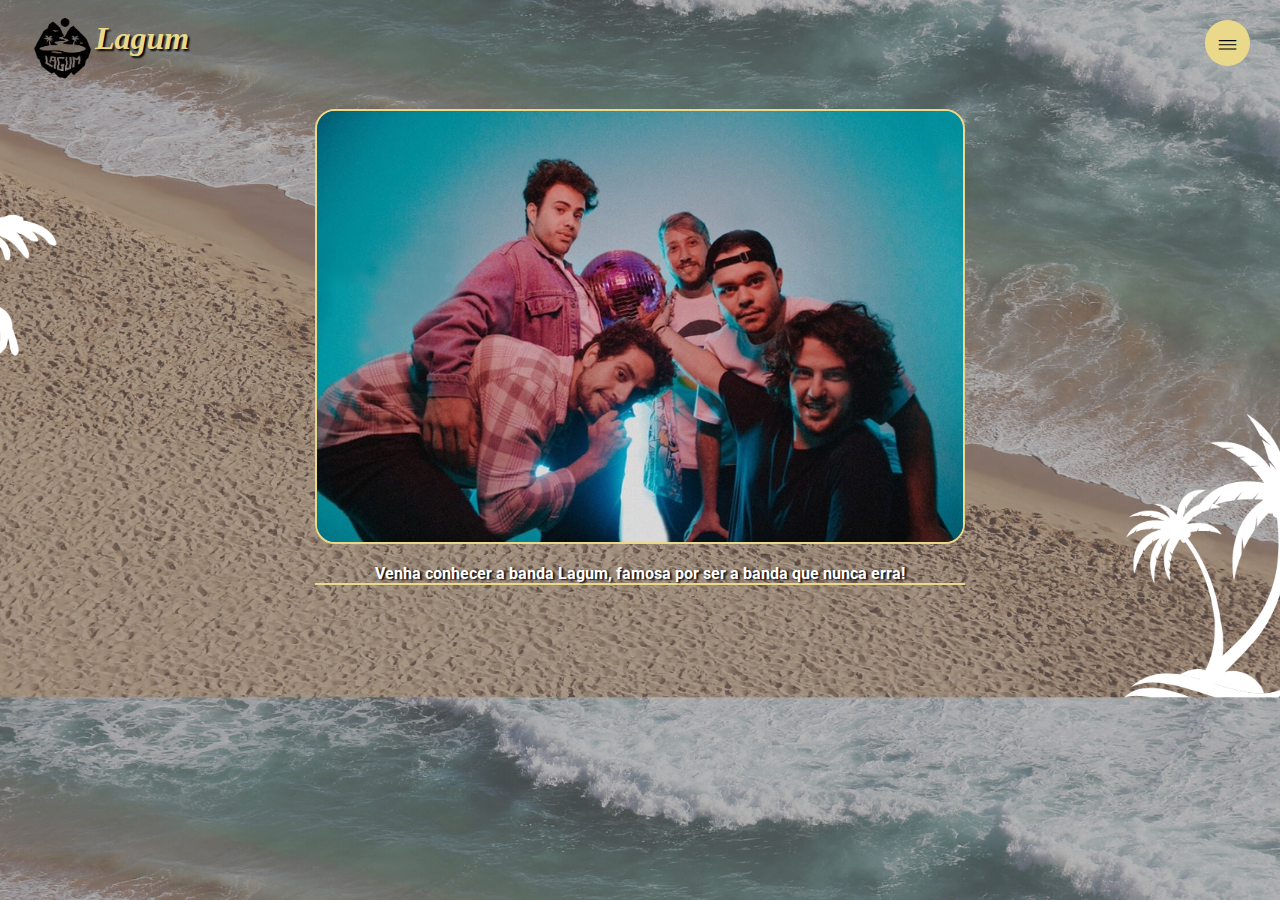
<file: index.html>
<!DOCTYPE html>
<html lang="pt-br">
<head>
    <meta charset="UTF-8">
    <meta http-equiv="X-UA-Compatible" content="IE=edge">
    <meta name="viewport" content="width=device-width, initial-scale=1.0">
    <title>Pagina principal</title>
    <link rel="shortcut icon" href="./src/img/icone.ico" type="image/x-icon">
    <link rel="stylesheet" href="./src/css/reset.css">
    <link rel="stylesheet" href="./src/css/index.css">
    <link rel="stylesheet" href="./src/css/responsive.css">
   
</head>

<body class="corpo">

   <div class="modal">
        <section class="secLateral">
                <button class="fecharModal">x</button>
                <ul class="menu">
                    <li><a href="./index.html">Pagina Inicial</a></li>
                    <li><a href="./sobre.html">Sobre</a></li>
                    <li><a href="./musicas.html">Músicas</a></li>
                </ul>
        </section>
    </div> 

    <header class="cabecalho">
        <div class="logo">
            <img class="ilha" src="./src/img/iconeILha.png" alt="Símbolo da banda Lagum">
            <h1 style="font-family: 'Permanent Marker', cursive">Lagum</h1>
        </div>
        <button class="botaoModal" style="font-family: 'Noto Serif TC', serif;">≡</button>
    </header>

    <main class="conteudoPrincipal">
        <div>
            <img class="banda" src="./src/img/banda1.jpg"alt="Foto da banda unida">
            <P class="textoApresentacao">Venha conhecer a banda Lagum, famosa por ser a banda que nunca erra!</P>
          </div>
    </main>
    <script src="./src/js/modal.js"></script>
</body>

</html>
</file>
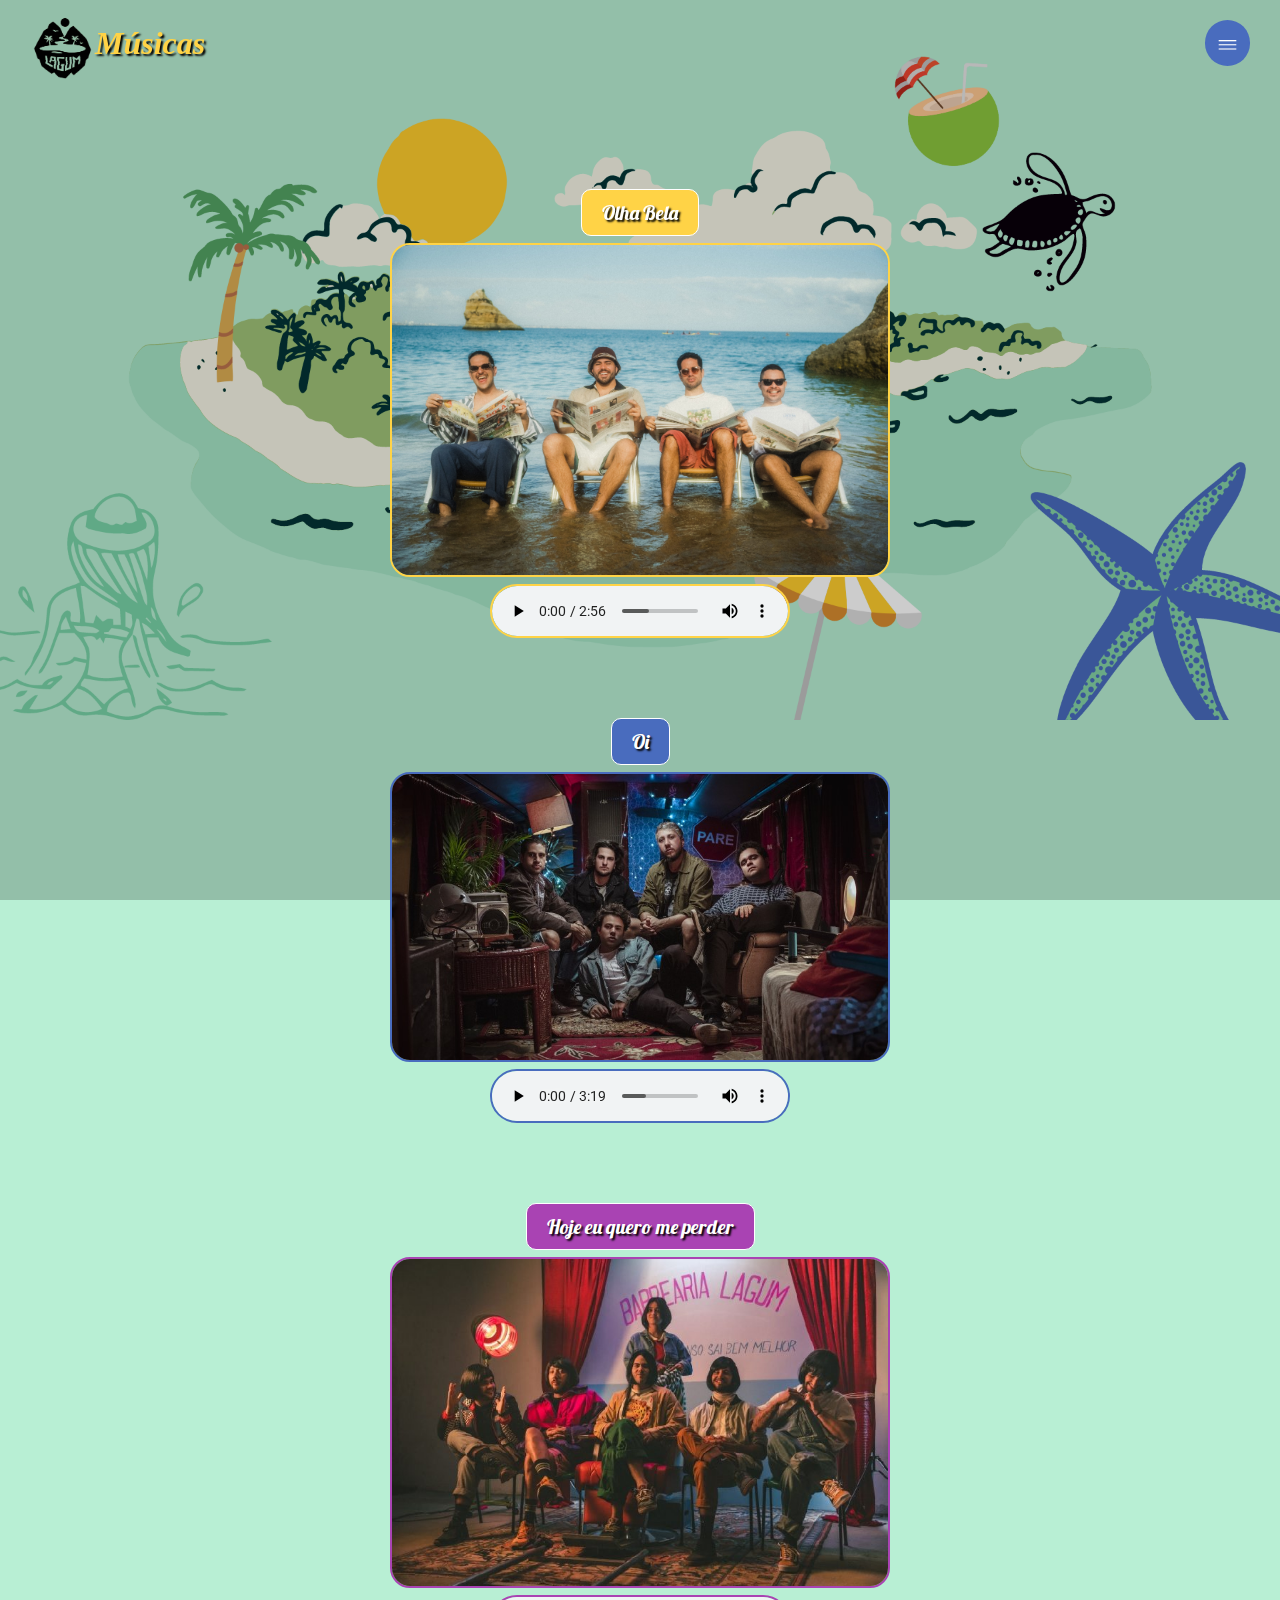
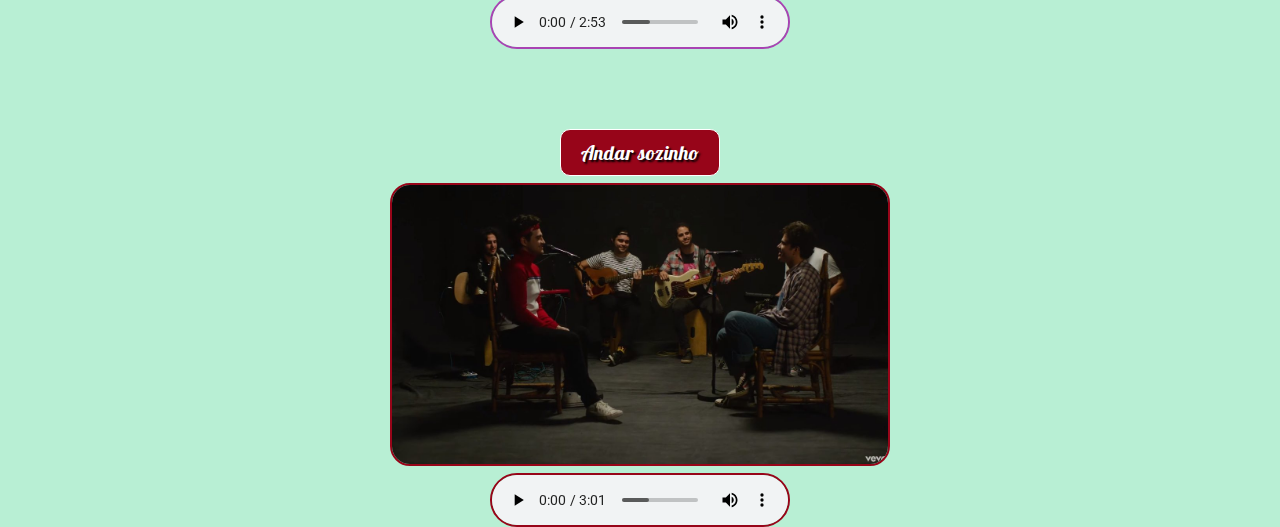
<file: musicas.html>
<!DOCTYPE html>
<html lang="pt-br">
<head>
    <meta charset="UTF-8">
    <meta http-equiv="X-UA-Compatible" content="IE=edge">
    <meta name="viewport" content="width=device-width, initial-scale=1.0">
    <title>Músicas</title>
    <link rel="shortcut icon" href="./src/img/icone.ico" type="image/x-icon">
    <link rel="stylesheet" href="./src/css/reset.css">
    <link rel="stylesheet" href="./src/css/musicas.css">
    <link rel="stylesheet" href="./src/css/responsive3.css">
</head>

<body class="corpo">

    <div class="back">
     <img src="./src/img/paginaMusicas.png" alt="Plano de fundo">
    </div>

    <div class="modal">
        <section class="secLateral">
            <button class="fecharModal">x</button>
            <ul class="menu">
                <li><a href="./index.html">Pagina Inicial</a></li>
                <li><a href="./sobre.html">Sobre</a></li>
                <li><a href="./musicas.html">Músicas</a></li>
            </ul>
        </section>
    </div>

    
    <header class="cabecalho">
        <div class="logo">
            <img class="ilha" src="./src/img/iconeILha.png" alt="Símbolo da banda">
            <h1 style="font-family: 'Permanent Marker', cursive">Músicas</h1>
        </div>
        <button class="botaoModal" style="font-family: 'Noto Serif TC', serif;">≡</button>
    </header>

    <main class="conteudo">
        <div class="olhaBela">
            <p>Olha Bela</p>
            <img class="fotoMusica" src="./src/img/olhaBela.jpg" alt="Foto ilustrativa da música 'Olha bela'">
            <audio controls controlslist="nodownload" >
            <source src="./src/audio/Lagum - Olha Bela.mp3" type="audio/mpeg">
            </audio>
        </div>
        <div class="oi">
            <p>Oi</p>
            <img class="fotoMusica" src="./src/img/oi.jpg" alt="Foto ilustrativa da música 'oi'">
            <audio controls controlslist="nodownload">
            <source src="./src/audio/Lagum - Oi.mp3" type="audio/mpeg">
            </audio>
        </div>
        <div class="hojeEuQueroMePerder">
            <p>Hoje eu quero me perder</p>
            <img class="fotoMusica" src="./src/img/hojeEuQueroMePerder.jpg" alt="Foto ilustrativa da música 'Hoje eu quero me perder'">
            <audio controls controlslist="nodownload">
            <source src="./src/audio/Lagum - Hoje Eu Quero Me Perder.mp3" type="audio/mpeg">
            </audio>
        </div>
        <div class="andarSozinho">
            <p>Andar sozinho</p>
            <img class="fotoMusica" src="./src/img/andarSozinho].jpg" alt="Foto ilustrativa da música 'Andar sozinho'">
            <audio controls controlslist="nodownload">
            <source src="./src/audio/Lagum - Andar Sozinho.mp3" type="audio/mpeg">
            </audio>
        </div>
    </main>
    <script src="./src/js/modal.js"></script>
</body>

</html>
</file>
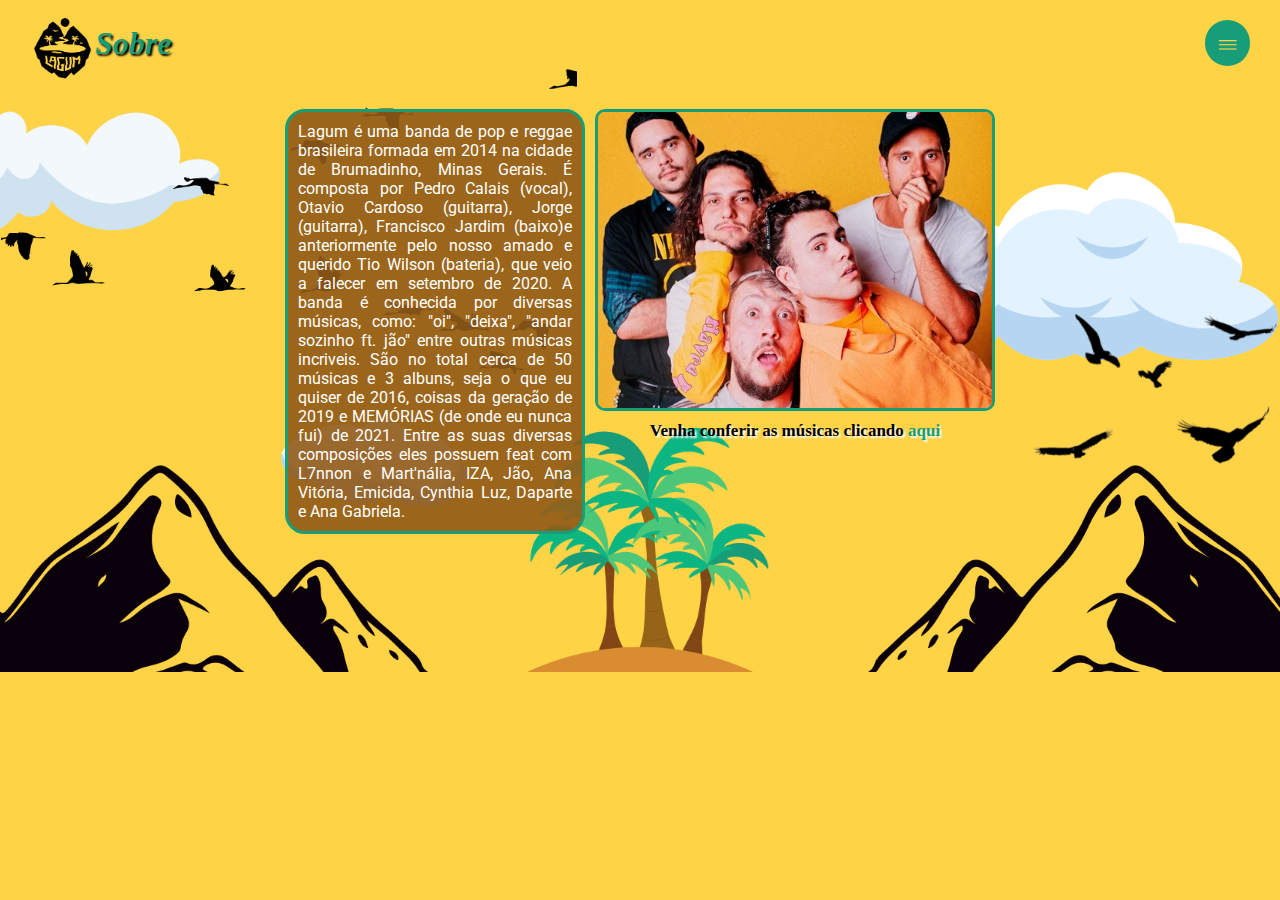
<file: sobre.html>
<!DOCTYPE html>
<html lang="pt-br">
<head>
    <meta charset="UTF-8">
    <meta http-equiv="X-UA-Compatible" content="IE=edge">
    <meta name="viewport" content="width=device-width, initial-scale=1.0">
    <title>Sobre</title>
    <link rel="shortcut icon" href="./src/img/icone.ico" type="image/x-icon">
    <link rel="stylesheet" href="./src/css/reset.css">
    <link rel="stylesheet" href="./src/css/sobre.css">
    <link rel="stylesheet" href="./src/css/responsive2.css">
</head>

<body class="corpo">

    <div class="modal">
        <section class="secLateral">
            <button class="fecharModal">x</button>
            <ul class="menu">
                <li><a href="./index.html">Pagina Inicial</a></li>
                <li><a href="./sobre.html">Sobre</a></li>
                <li><a href="./musicas.html">Músicas</a></li>
            </ul>
        </section>
    </div>

    <header class="cabecalho">
        <div class="logo">
            <img class="ilha" src="./src/img/iconeILha.png" alt="Símbolo da banda Lagum">
            <h1 style="font-family: 'Permanent Marker', cursive">Sobre</h1>
        </div>
        <button class="botaoModal" style="font-family: 'Noto Serif TC', serif;">≡</button>
    </header>

    <main class="conteudo">
            <section class="descricao">
                <p class="texto">Lagum é uma banda de pop e reggae brasileira formada em 2014 na cidade de Brumadinho, Minas Gerais. É composta por Pedro Calais (vocal), Otavio Cardoso (guitarra), Jorge (guitarra), Francisco Jardim (baixo)e anteriormente pelo nosso amado e querido Tio Wilson (bateria), que veio a falecer em setembro de 2020. A banda é conhecida por diversas músicas, como: "oi", "deixa", "andar sozinho ft. jão" entre outras músicas incriveis. São no total cerca de 50 músicas e 3 albuns, seja o que eu quiser de 2016, coisas da geração de 2019 e MEMÓRIAS (de onde eu nunca fui) de 2021. Entre as suas diversas composições eles possuem feat com L7nnon e Mart'nália, IZA, Jão, Ana Vitória, Emicida, Cynthia Luz, Daparte e Ana Gabriela.
            </section>
            <div class="section">
                <img class="fotoBanda" src="./src/img/banda.png" alt="Foto da banda unida">
                <strong style="font-family: 'Permanent Marker', cursive">Venha conferir as músicas clicando <a href="./musicas.html">aqui</a></strong>
            </div>
    </main>
    <script src="./src/js/modal.js"></script>
</body>

</html>
</file>
<file: src/css/index.css>
.modal {
    position: fixed;
    top: 0;
    left: 0;
    background: rgba(235, 217, 139, 0.5);
    height: 100vh;
    width: 100vw; 
    display: flex; 
    justify-content: flex-end;
    visibility: hidden;
}

.secLateral {
    background-color:#7098A6;
    width: 15%;
}

.menu {
    display: flex;
    flex-flow: column;
    text-align: right;
    height: 100px;
    padding-top: 15px;
    padding-right: 20px;
    gap: 15px
}

.menu a {
    color: #fff;
    font-size: 17px;

}

.menu a:hover {
    border-right: 3px solid rgb(235, 217, 139);
    text-shadow: 2px 2px 5px #fff;
    
}

.fecharModal {
    margin: 10px;
    padding: 4px 9px;
    border-radius: 20px;
    border: 1px double #7098A6;
    background: #7098A6;
    color: #fff;
    font-size: 15px;
    font-weight: bold;  
}

.fecharModal:hover {
    border: 1px double rgb(235, 217, 139);
    cursor: pointer;
}

.modal.visivel {
    visibility: visible;
}

body {
    background-image: url(../img/pagInicial.png);
    background-size: cover;
    background-position: center;
    

}

.cabecalho {
    max-width: 1440px;
    display: flex;
    flex-flow: row wrap;
    align-items: start;
    justify-content: space-between;
}

.logo {
    display: flex;
    
}

.ilha {
    width: 65px;
    margin-left: 30px;
    margin-top: -20px;

}

h1 {
    margin-top: 20px;
    color: rgb(235, 217, 139);
    font-style: italic;
    text-shadow: 2px 2px 2px black;
    cursor: default;
}

.botaoModal {
    background: rgb(235, 217, 139);
    padding: 5px 10px;
    border-radius: 30px;
    font-size: 25px;
    margin-right: 30px;
    margin-top: 20px;
    border: none;
    cursor: pointer;
}

.conteudoPrincipal {
    display: flex;
    flex-flow: column wrap;
    align-items: center;
    justify-content: center;
}

.banda {
    max-width: 650px;
    margin-bottom: 20px;
    border-radius: 20px;
    border: 2px solid rgb(235, 217, 139);
}

.textoApresentacao {
    text-align: center;
    font-weight: bold;
    color: #ffffff;
    text-shadow: 2px 1px 2px #000;
    border-bottom: 2px solid  rgb(235, 217, 139);
}
</file>
<file: src/css/responsive.css>
@media (max-width:1300px){ body {
    background-size: 1440px;
} 
.conteudoPrincipal div{
   display: flex;
   flex-flow: column;
   max-width: 85%;
}
.modal .secLateral {
   width: 17%;
}
}

@media (max-width:950px){
.cabecalho .botaoModal {
   display: none;
}
.menu {
   position: absolute;
   right: 0%;
   top: 3%;
   display: flex;
   flex-flow: row;
   max-width: 100vw;
}
.menu li {
   visibility: visible;
}

.menu a:hover {
   border-right: none;
   border-bottom: 2px solid rgb(235, 217, 139) ;
   
}
.menu li a {
   font-size: 100%;
   text-shadow: 2px 2px 2px #000;
}
}

@media (max-width:600px){

.cabecalho .botaoModal {
   display: none;
}

.cabecalho {
   justify-content: center;
   align-items: center;
   width: 100vw
}

.cabecalho .logo {
   padding: 0 20px;
   justify-content: center;
}

.conteudoPrincipal div{
   display: flex;
   flex-flow: column;
   max-width: 85%;
   margin-top: 40px;
}

body {
   background-image: none;
   background-color: #1598a8;
}
.menu {
   position: absolute;
   left: 27%;
   top: 11%;
   display: flex;
   flex-flow: row;
   max-width: 100vw;
   gap: 7%
   
}
.menu li {
   visibility: visible;  
}
.menu li a {
   border-bottom: 1px solid rgb(235, 217, 139);
   text-shadow: 2px 2px 2px#000;
}

}
</file>
<file: src/css/musicas.css>
.modal {
    position: fixed;
    top: 0;
    left: 0;
    background: rgba(160, 196, 120, 0.5);
    height: 100vh;
    width: 100vw; 
    display: flex; 
    justify-content: flex-end;
    visibility: hidden;
}

.secLateral {
    background-color:#FFCD2E;
    width: 15%;
}

.menu {
    display: flex;
    flex-flow: column;
    text-align: right;
    height: 100px;
    padding-top: 15px;
    padding-right: 20px;
    gap: 15px
}

.menu a {
    color: #fff;
    font-size: 17px;

}

.menu a:hover {
    border-right: 3px solid  #54A464;
    text-shadow: 2px 2px 5px #fff;
    
}

.fecharModal {
    margin: 10px;
    padding: 4px 9px;
    border-radius: 20px;
    border: 1px double #FFCD2E;
    background:#FFCD2E;
    color: #fff;
    font-size: 15px;
    font-weight: bold;  
}

.fecharModal:hover {
    border: 1px double #54A464;
    cursor: pointer;
}

.modal.visivel {
    visibility: visible;
}

.back img {
    max-width: 100vw;
    position: fixed;
    z-index: -2;
}
.back::after {
    content: " ";
    position: fixed;
    height: 100vh;
    width: 100vw;
    top: 0;
    left: 0;
    background: rgba(0, 0, 0, 0.2);
    z-index: -1;
    
}

.cabecalho {
    max-width: 1440px;
    display: flex;
    flex-flow: row wrap;
    align-items: start;
    justify-content: space-between;
}

.logo {
    display: flex;  
}

.ilha {
    width: 65px;
    margin-left: 30px;
    margin-top: -20px;
}

h1 {
    margin-top: 25px;
    color:  #FFD346;
    font-style: italic;
    text-shadow: 2px 2px 2px black;
    cursor: default;
}

.botaoModal {
    background: #496CBE;
    padding: 5px 10px;
    border-radius: 30px;
    font-size: 25px;
    margin-right: 30px;
    margin-top: 20px;
    border: none;
    cursor: pointer;
    color: #fff;
}

.conteudo {
    max-width: 100vw;
    display: flex;
    flex-flow: column;
    justify-content: center;
    align-items: center;
}

.conteudo div{
    display: flex;
    flex-flow: column;
    justify-content: center;
    align-items: center;
    gap: 7px;
    margin-top: 80px;
}

.conteudo .fotoMusica{
    max-width: 500px;
    border-radius: 20px;
    
}

.conteudo p {
    font-family: 'Lobster', cursive;
    font-size: 20px;
    padding: 10px 20px;
    border-radius: 10px;
    border: 1px solid #fff;
    color: #fff;
    text-shadow: 2px 2px 2px black;
}

.conteudo .olhaBela p {
    background: #FFD346;
}
.conteudo .olhaBela img {
    border: 2px solid #FFD346;
}
.conteudo .olhaBela audio {
    border-radius: 30px;
    border: 2px solid #FFD346;
}

.conteudo .oi p {
    background: #496CBE;
}
.conteudo .oi img {
    border: 2px solid #496CBE;
}
.conteudo .oi audio {
    border-radius: 30px;
    border: 2px solid #496CBE;
}

.conteudo .hojeEuQueroMePerder p {
    background: #a943b3;
}
.conteudo .hojeEuQueroMePerder img {
    border: 2px solid #a943b3;
}
.conteudo .hojeEuQueroMePerder audio {
    border-radius: 30px;
    border: 2px solid  #a943b3;
}

.conteudo .andarSozinho p {
    background: #970519;

}
.conteudo .andarSozinho img {
    border: 2px solid#970519;
}
.conteudo .andarSozinho audio {
    border-radius: 30px;
    border: 2px solid #970519;
}


.corpo.noScroll {
    overflow: hidden;
}
</file>
<file: src/css/responsive3.css>
@media (max-width:1300px){ body {
    background-color:#b8efd4;
    background-size: 1440px;
    background-repeat: repeat;
    
} 
.conteudo {
    display: flex;
    justify-content: center;
    max-width: 90%;
    margin: 0 5%;
}
.modal .secLateral {
   width: 17%;
}
}

@media (max-width:950px){
.cabecalho .botaoModal {
   display: none;
}
.modal {
    position: absolute;
    max-width: 100%;
}
.menu {
   position: absolute;
   right: 3%;
   top: 3%;
   display: flex;
   flex-flow: row;
   max-width: 100%;
}
.menu li {
   visibility: visible;
}
.menu a:hover {
   border-right: none;
   border-bottom: 2px solid  #f0d22b; 
}
.menu li a {
   font-size: 100%;
   text-shadow: 2px 2px 2px #000;
}   
}

@media (max-width:600px){
.cabecalho {
    justify-content: center;
   align-items: center;
   width: 100vw;
   margin-bottom: 2%;
}

body {
    background-color: #b8efd4;
}
.back img {
    display: none;
}
.menu {
    position: absolute;
    left: 27%;
    top: 9%;
    display: flex;
    flex-flow: row;
    max-width: 100vw;
    gap: 7%
}
.menu li {
   visibility: visible;  
}
.menu li a {
   border-bottom: 1px solid #179D78;
   text-shadow: 2px 2px 1px#fff;
   color:#000;
   font-weight: 500;
   font-size: 100%;
}
.conteudo img {
    width: 85%;
}

}
</file>
<file: src/css/sobre.css>
.modal {
    position: fixed;
    top: 0;
    left: 0;
    background: rgba(235, 217, 139, 0.5);
    height: 100vh;
    width: 100vw; 
    display: flex; 
    justify-content: flex-end;
    visibility: hidden;
}

.secLateral {
    background-color:#179D78;
    width: 15%;
}

.menu {
    display: flex;
    flex-flow: column;
    text-align: right;
    height: 100px;
    padding-top: 15px;
    padding-right: 20px;
    gap: 15px
}

.menu a {
    color: #fff;
    font-size: 17px;

}

.menu a:hover {
    border-right: 3px solid  #FFD346;
    text-shadow: 2px 2px 5px #fff;
    
}

.fecharModal {
    margin: 10px;
    padding: 4px 9px;
    border-radius: 20px;
    border: 1px double #179D78;
    background: #179D78;
    color: #fff;
    font-size: 15px;
    font-weight: bold;  
}

.fecharModal:hover {
    border: 1px double  #FFD346;
    cursor: pointer;
}

.modal.visivel {
    visibility: visible;
}
body {
    background-image: url(../img/paginaSobre.png);
    background-size: cover;
    background-position: center;
}
.cabecalho {
    max-width: 1440px;
    display: flex;
    flex-flow: row wrap;
    align-items: start;
    justify-content: space-between;
}

.logo {
    display: flex;  
}

.ilha {
    width: 65px;
    margin-left: 30px;
    margin-top: -20px;

}

h1 {
    margin-top: 25px;
    color: #179D78;
    font-style: italic;
    text-shadow: 2px 2px 2px black;
    cursor: default;
}

.botaoModal {
    background: #179D78;
    padding: 5px 10px;
    border-radius: 30px;
    font-size: 25px;
    margin-right: 30px;
    margin-top: 20px;
    border: none;
    cursor: pointer;
    color: #FFD346;
}

.conteudo {
    margin-top: 50px;
    display: flex;
    justify-content: center;
    gap: 10px;
}

.fotoBanda {
    max-width: 400px;
    border-radius: 10px;
    border: 3px solid #179D78;
}

.descricao {
    border: 3px solid #179D78;
    padding: 10px;
    max-width: 300px;
    border-radius: 20px;
    background-color: rgba(144,90,23, 0.9);
    font-weight: 400;
    color: #fff;
    text-align: justify;
}

.section {
    display: flex;
    flex-flow: column;
    align-items: center;
    gap: 10px;
}

strong {
    color: #000;
    font-size: 17px;
    text-shadow: 2px 2px 2px #fff;
}

strong a {
    color: #179D78;
}

strong a:hover{
    border-bottom: 3px solid rgb(144,90,23);
}
</file>
<file: src/css/responsive2.css>
@media (max-width:1300px){ body {
    background-color: #ffd346;
    background-size: 1440px;
    background-repeat: no-repeat;
} 
.conteudo {
    display: flex;
    justify-content: center;
    max-width: 90%;
    margin: 0 5%;
}
.modal .secLateral {
   width: 17%;
}
}

@media (max-width:950px){
.cabecalho .botaoModal {
   display: none;
}
.modal {
    position: absolute;
    max-width: 100%;
}
.menu {
   position: absolute;
   right: 3%;
   top: 3%;
   display: flex;
   flex-flow: row;
   max-width: 100%;
}
.menu li {
   visibility: visible;
}
.menu a:hover {
   border-right: none;
   border-bottom: 2px solid #179D78 ; 
}
.menu li a {
   font-size: 100%;
   text-shadow: 2px 2px 2px #000;
}
.conteudo {
    display: flex;
    flex-flow: row wrap-reverse;
}
.conteudo .descricao {
    max-width: 90%;
    margin-bottom: 10%
}
.conteudo .section {
    max-width: 90%;
}
.conteudo .section img {
    max-width: 100%; 
}
}

@media (max-width:600px){
.cabecalho {
    justify-content: center;
   align-items: center;
   width: 100vw;
   margin-bottom: 2%;
}

body {
    background-image: none;
    background-color: #e0972a;
    overflow-x: hidden;
}
.menu {
    position: absolute;
    left: 27%;
    top: 11%;
    display: flex;
    flex-flow: row;
    max-width: 100vw;
    gap: 7%
}
.menu li {
   visibility: visible;  
}
.menu li a {
   border-bottom: 1px solid #179D78;
   text-shadow: 2px 2px 1px#fff;
   color:#000;
   font-weight: 500;
   font-size: 100%;
}
.conteudo .descricao {
    color: #000;
    font-weight: 400;
    background: #f0ae2b;
}
}
</file>
